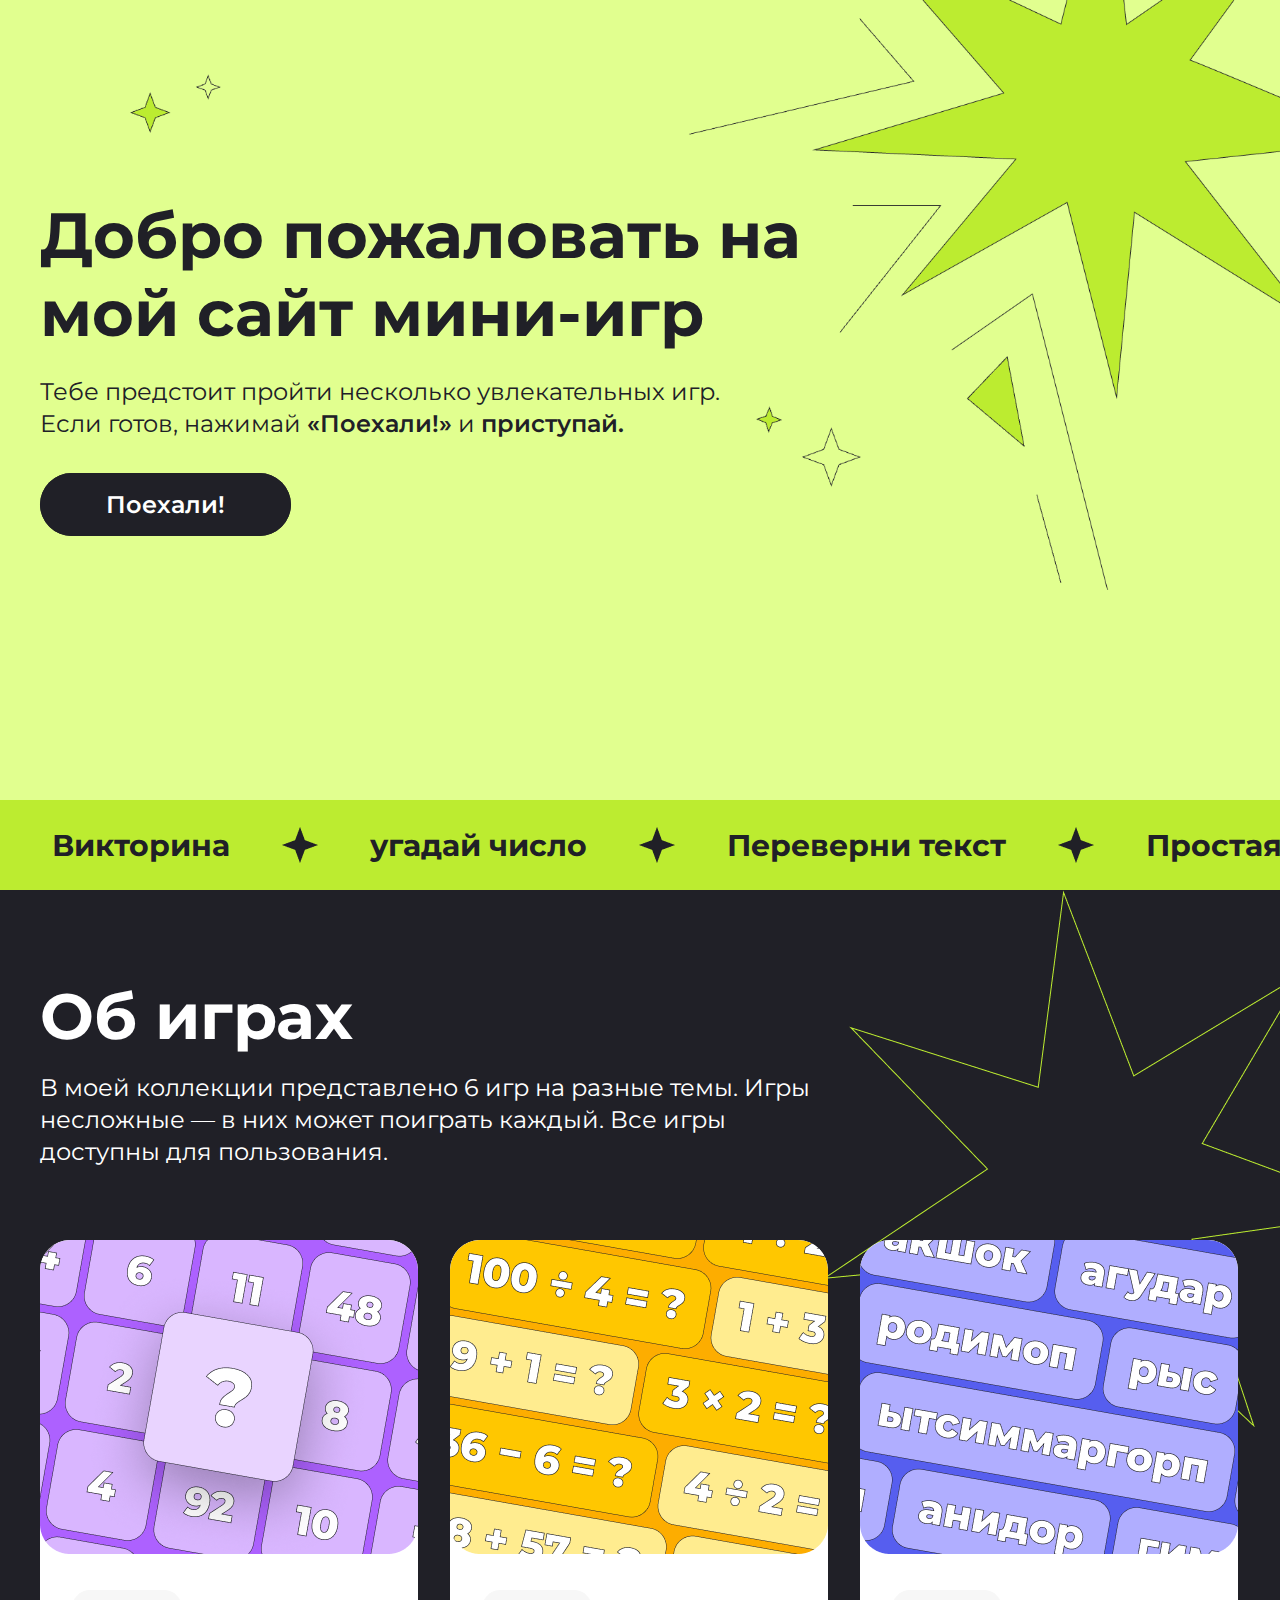
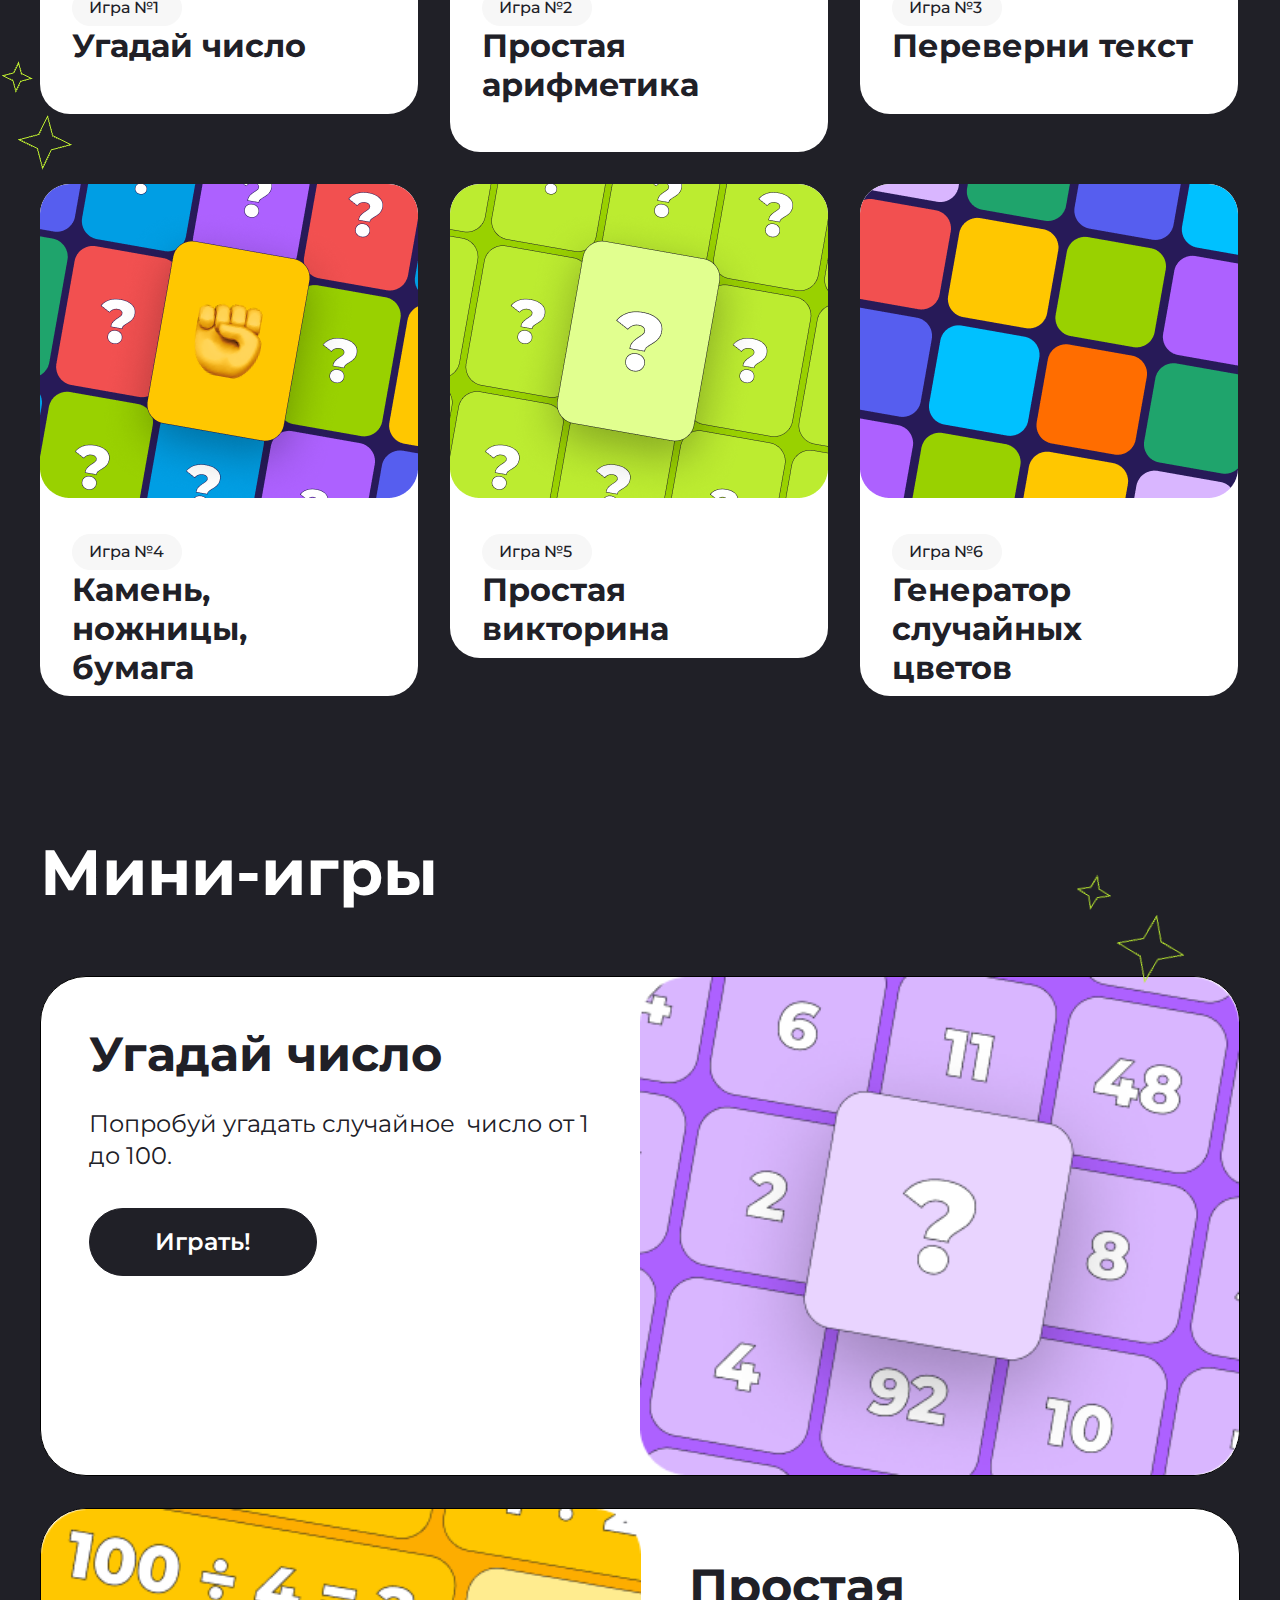
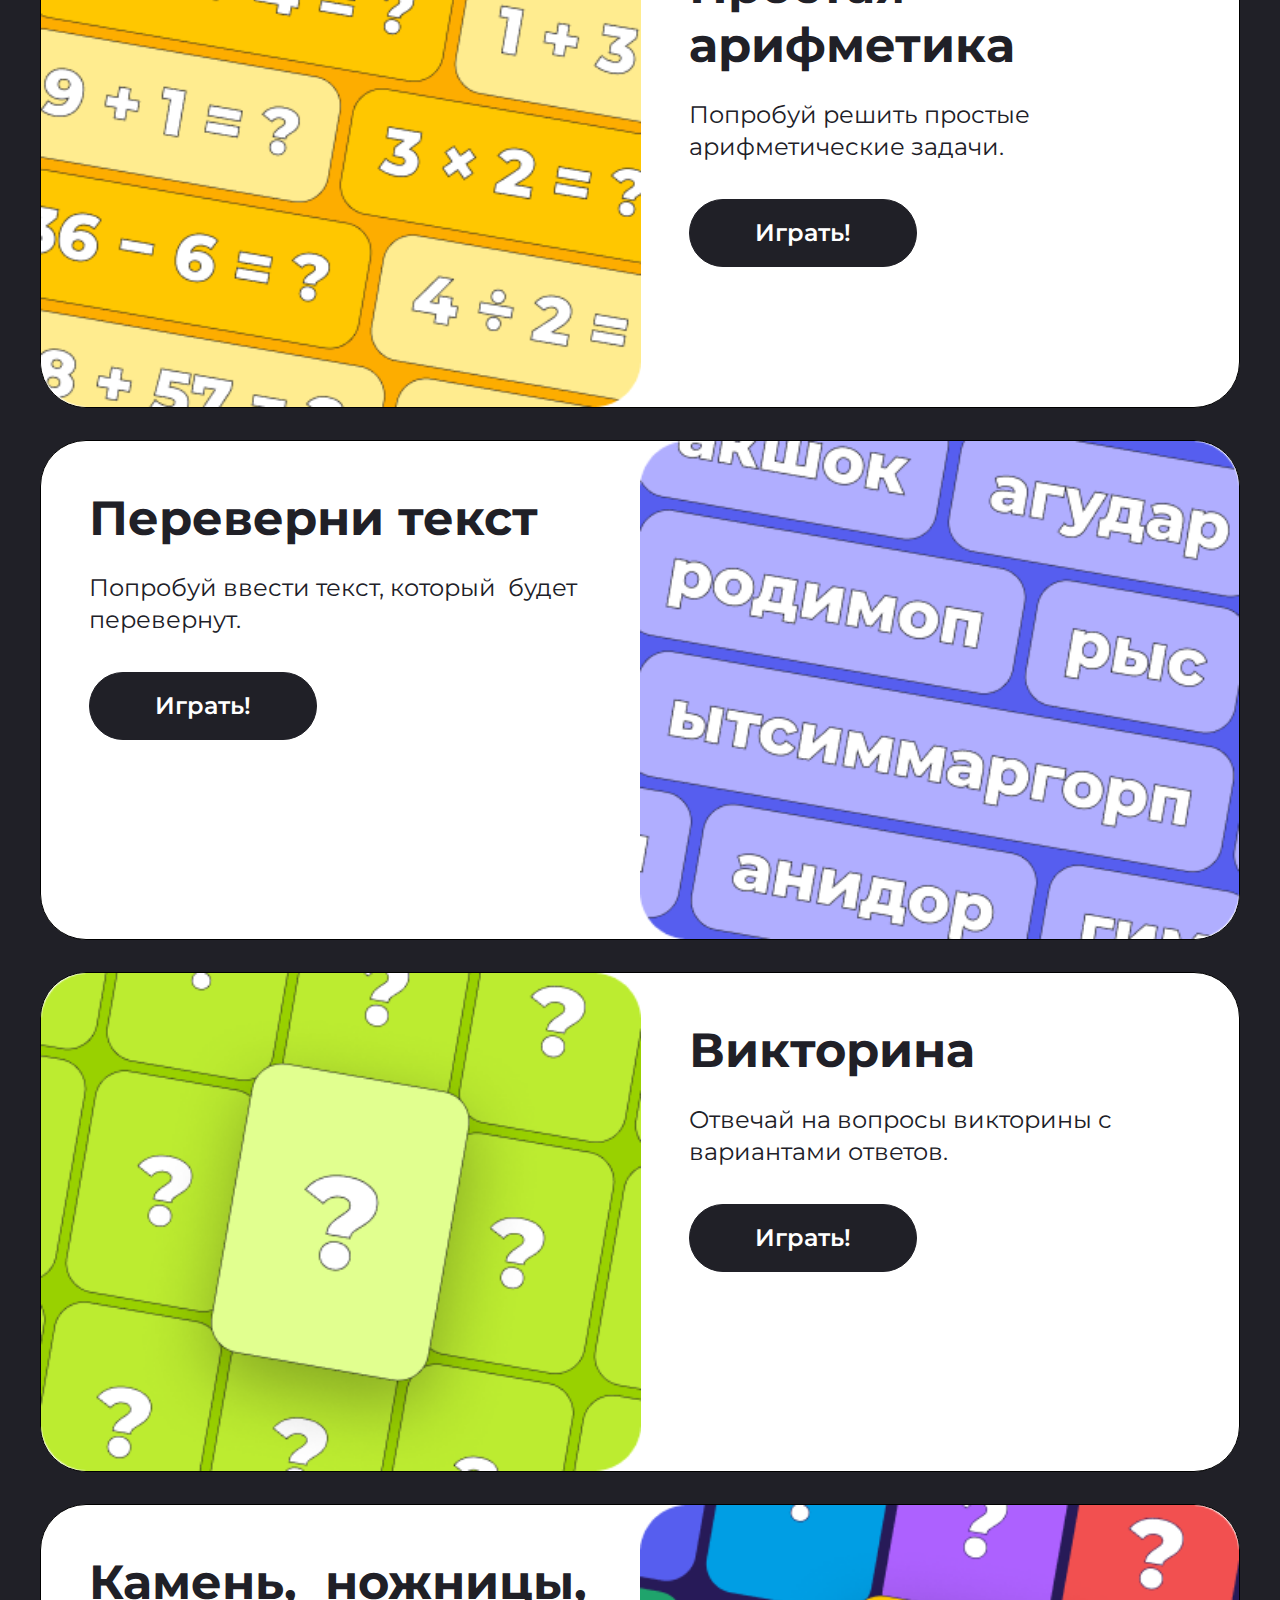
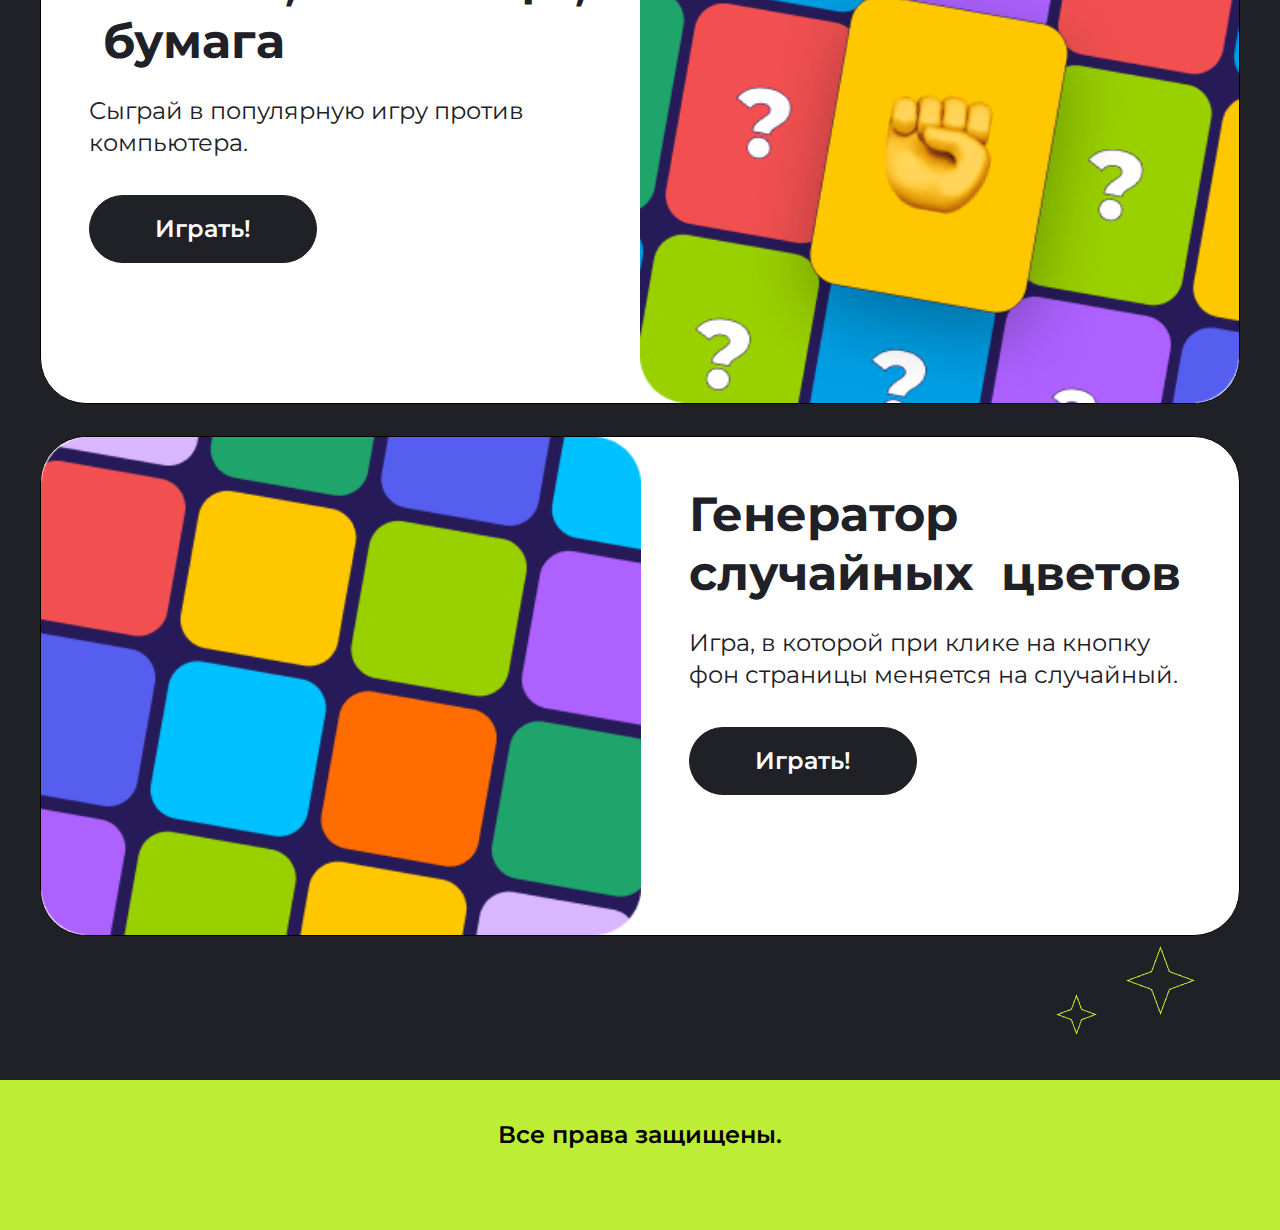
<file: index.html>
<!DOCTYPE html>
<html lang="en">

<head>
    <meta charset="UTF-8">
    <meta name="viewport" content="width=device-width, initial-scale=1.0">
    <title>Document</title>
    <link rel="stylesheet" href="https://fonts.googleapis.com/css2?family=Montserrat:wght@400;500;600&display=swap">
    <link rel="stylesheet" href="minigames.css">
</head>

<body>

    <div class="top center">
        <section class="top__content">
            <h1 class="title">Добро пожаловать на мой сайт мини-игр</h1>
            <p class="top-text">
                Тебе предстоит пройти несколько увлекательных игр.
                <br>
                Если готов, нажимай
                <a href="#gameSection" class="top-text__link">«Поехали!»</a>                 
                и
                <a href="#gameSection" class="top-text__link">приступай.</a>
            </p>
            <a class="top-btn" href="#content">Поехали!</a>
            <a class="mob-top-btn" href="#minigames-content">Поехали!</a>
        </section>
    </div>
    <div class="strip-container">
        <div class="games-strip">
            <div class="game-item">Викторина</div>
            <img class="stripstar" src="img/stripstar.png" alt="stripstar">
            <div class="game-item">угадай число</div>
            <img class="stripstar" src="img/stripstar.png" alt="stripstar">
            <div class="game-item">Переверни текст</div>
            <img class="stripstar" src="img/stripstar.png" alt="stripstar">
            <div class="game-item">Простая арифметика</div>
            <img class="stripstar" src="img/stripstar.png" alt="stripstar">
            <div class="game-item">Камень, ножницы, бумага</div>
            <img class="stripstar" src="img/stripstar.png" alt="stripstar">
            <div class="game-item">Генератор случайных цветов</div>
            <img class="stripstar" src="img/stripstar.png" alt="stripstar">
        </div>
    </div>

    <section id="gameSection" class="content center">
        <div id="content"></div>
        <div class="stars">
            <img class="midllestar" src="img/middlestar.png" alt="midllestar">
            <img class="doublestars" src="img/doublestars.png" alt="doublestars">
        </div>
        <h2 class="heading">Об играх</h2>
        <p class="content-text">В моей коллекции представлено 6 игр на разные темы. Игры несложные — в них может
            поиграть каждый.
            Все игры доступны для пользования.</p>
        <div class="games-container">            
                <a class="game-card regular" href="#game1">
                    <img src="img/guess-number.png" alt="Угадай число" class="game-img">
                    <div class="game-info">
                        <p class="game-number">Игра №1</p>
                        <h3 class="game-title">Угадай число</h3>
                    </div>
                </a>
                <a class="game-card large" href="#game2">
                    <img src="img/simple-arithmetic.png" alt="Простая  арифметика" class="game-img">
                    <div class="game-info">
                        <p class="game-number">Игра №2</p>
                        <h3 class="game-title">Простая  арифметика</h3>
                    </div>
                </a>
                <a class="game-card regular" href="#game3">
                    <img src="img/reverse-text.png" alt="Переверни текст" class="game-img">
                    <div class="game-info">
                        <p class="game-number">Игра №3</p>
                        <h3 class="game-title">Переверни текст</h3>
                    </div>
                </a>
                <a class="game-card large" href="#game4">
                    <img src="img/rock-scissors-paper.png" alt="Камень, ножницы,  бумага" class="game-img">
                    <div class="game-info">
                        <p class="game-number">Игра №4</p>
                        <h3 class="game-title">Камень, ножницы,  бумага</h3>
                    </div>
                </a>                
                <a class="game-card regular" href="#game5">
                    <img src="img/simple-quiz.png" alt="Простая викторина" class="game-img">
                    <div class="game-info">
                        <p class="game-number">Игра №5</p>
                        <h3 class="game-title">Простая викторина</h3>
                    </div>
                </a>                
                <a class="game-card large" href="#game6">
                    <img src="img/random-color-generator.png" alt="Генератор  случайных  цветов" class="game-img">
                    <div class="game-info">
                        <p class="game-number">Игра №6</p>
                        <h3 class="game-title">Генератор  случайных  цветов</h3>
                    </div>
                </a>                
        </div>
    </section>
    <section id="miniGameSection" class="minigames-content center">
        <div id="minigames-content"></div>
        <div>
            <img class="doublestars2" src="img/doublestars2.png" alt="doublestars">
            <img class="doublestars3" src="img/doublestars3.png" alt="doublestars">
        </div>
        <h2 class="heading">Мини-игры</h2>
        <div class="minigames-container">
            <article class="minigame-card">
                <div id="game1"></div>
                <img src="img/guess-number.png" alt="Угадай число" class="minigame-img">
                <div class="minigame-info">
                    <h3 class="minigame-title">Угадай число</h3>
                    <p class="minigame-description">Попробуй угадать случайное  число от 1 до 100.</p>
                    <button class="minigame-btn" onclick='guessNumber();'>Играть!</button>
                </div>                
            </article>
            <article class="minigame-card">
                <div id="game2"></div>
                <img src="img/simple-arithmetic.png" alt="Простая  арифметика" class="minigame-img">
                <div class="minigame-info">
                    <h3 class="minigame-title">Простая  арифметика</h3>
                    <p class="minigame-description">Попробуй решить простые арифметические задачи.</p>
                    <button class="minigame-btn" onclick='simpleArithmetic();'>Играть!</button>
                </div>                              
            </article>
            <article class="minigame-card">
                <div id="game3"></div>
                <img src="img/reverse-text.png" alt="Переверни текст" class="minigame-img">
                <div class="minigame-info">
                    <h3 class="minigame-title">Переверни текст</h3>
                    <p class="minigame-description">Попробуй ввести текст, который  будет перевернут.</p>
                    <button class="minigame-btn" onclick='reverseText();'>Играть!</button>
                </div>                
            </article>
            <article class="minigame-card">
                <div id="game5"></div>
                <img src="img/simple-quiz.png" alt="Викторина" class="minigame-img">
                <div class="minigame-info">
                    <h3 class="minigame-title">Викторина</h3>
                    <p class="minigame-description">Отвечай на вопросы викторины с вариантами ответов.</p>
                    <button class="minigame-btn" onclick='simpleQuiz();'>Играть!</button>
                </div>                
            </article>
            <article class="minigame-card">
                <div id="game4"></div>
                <img src="img/rock-scissors-paper.png" alt="Камень,  ножницы,  бумага" class="minigame-img">
                <div class="minigame-info">
                    <h3 class="minigame-title">Камень,  ножницы,  бумага</h3>
                    <p class="minigame-description">Сыграй в популярную игру против компьютера.</p>
                    <button class="minigame-btn" onclick='rockScissorsPaper();'>Играть!</button>
                </div>                
            </article>
            <article class="minigame-card">
                <div id="game6"></div>
                <img src="img/random-color-generator.png" alt="Генератор  случайных  цветов" class="minigame-img">
                <div class="minigame-info">
                    <h3 class="minigame-title">Генератор  случайных  цветов</h3>
                    <p class="minigame-description">Игра, в которой при клике на кнопку фон страницы меняется на
                        случайный.</p>
                    <button id="changeBackgroundColorBtn" class="minigame-btn">Играть!</button>                    
                </div>                
            </article>
        </div>
    </section>

    <footer class="footer center">
        <p class="footer-text">Все права защищены.</p>
    </footer>

    <script src="guessnumber.js"></script>
    <script src="simplearithmetic.js"></script>
    <script src="reversetext.js"></script>
    <script src="simplequiz.js"></script>
    <script src="rockscissorspaper.js"></script>
    <script>
        document.getElementById('changeBackgroundColorBtn').addEventListener('click', function() {
            
            const gameSectionEl = document.querySelector('#gameSection');
            const miniGameSectionEl = document.querySelector('#miniGameSection');   
            const randomColor = '#' + Math.floor(Math.random()*16777215).toString(16);            
            gameSectionEl.style.backgroundColor = randomColor;
            miniGameSectionEl.style.backgroundColor = randomColor;
            });            
    </script>

</body>

</html>
</file>
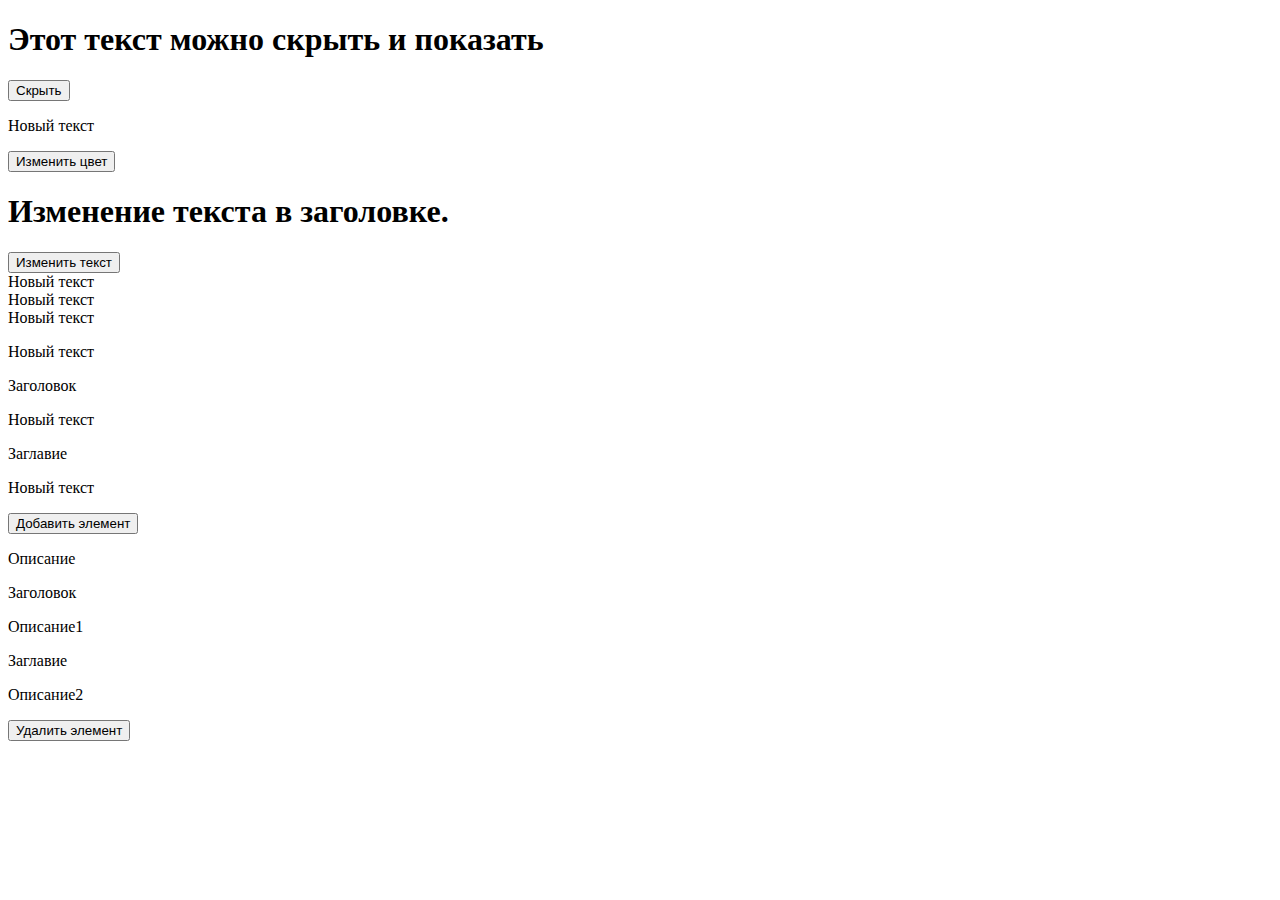
<file: hw-8.html>
<!DOCTYPE html>
<html lang="en">
<head>
    <meta charset="UTF-8">
    <meta name="viewport" content="width=device-width, initial-scale=1.0">
    <title>Document</title>
</head>

<!--Задание 1. Скрытие и показ текста
    Задача: cоздайте кнопку, которая будет скрывать и показывать текст в заголовке <h1>.-->

    <style>
        .hidden {
            display: none;
        }
    </style>
</head>
<body>
    <h1 id="title">Этот текст можно скрыть и показать</h1>
    <button id="toggleButton">Скрыть</button>

    <script>
        const title = document.querySelector('#title');
        const button = document.querySelector('#toggleButton');

        button.addEventListener('click', function() {
            if (title.classList.contains('hidden')) {
                title.classList.remove('hidden');
                button.textContent = 'Скрыть';
            } else {
                title.classList.add('hidden');
                button.textContent = 'Показать';
            }
        });
    </script>
</body>


<!--Задание 2. Изменение стиля элемента
    Задача: создайте кнопку, которая изменяет цвет текста в элементе <p>.-->

<body>
    <p class="description">Изменение цвета в параграфе.</p>
    <button id="changeColor">Изменить цвет</button>

    <script>
        const paragraphElement = document.querySelector('.description');
        const button = document.querySelector('#changeColor');

        button.addEventListener('click', function() {
            paragraphElement.style.color = 'blue';
        });        
    </script>
</body>


<!--Задание 3. Динамическое изменение текста
    Задача: создайте кнопку, которая меняет текст в заголовке <h1>.-->

<body>
    <h1 id="title" >Изменение текста в заголовке.</h1>
    <button id="changeText">Изменить текст</button>

    <script>
        const titleElement = document.querySelector('#title');
        const button = document.querySelector('#changeText');

        button.addEventListener('click', function(){
            titleElement.textContent = 'Привет, мир!';
        });
    </script>
</body>


<!--Задание 4. Поиск и изменение элементов по классу
Задача: найдите все элементы с классом description и измените их текст на «Измененный текст».-->

<body>
    <div class="description">Элемент 1</div>
    <div class="description">Элемент 2</div>
    <div class="description">Элемент 3</div>

    <script>
        const allDescriptions = document.querySelectorAll('.description');
        console.log(allDescriptions);

        allDescriptions.forEach(description => {
            description.textContent = 'Измененный текст.';
        });
    </script>
</body>


<!--Задание 5. Работа с querySelectorAll
    Задача: создайте несколько элементов <p> с разными классами. Используйте querySelectorAll, 
    чтобы найти все элементы с классом description и изменить их текст.-->

<body>
    <p class="description">Описание</p>
    <p class="heading">Заголовок</p>
    <p class="description">Описание1</p>
    <p class="title">Заглавие</p>
    <p class="description">Описание2</p>
    <script>
        const onlyDescriptions = document.querySelectorAll('.description');
        console.log(onlyDescriptions);

        onlyDescriptions.forEach(description => {
            description.textContent = "Новый текст";
        });        
    </script>
</body>


<!--Задание 6. Добавление нового элемента в DOM
Задача: создайте кнопку, которая добавляет новый элемент <p> с текстом в конец документа.-->

<body>
    <button id="addElement">Добавить элемент</button>

    <script>
        document.getElementById('addElement').addEventListener('click', function() {
            
            const newParagraph = document.createElement('p');
            newParagraph.textContent = 'Новый абзац';
            document.body.appendChild(newParagraph);
        });
    </script>
</body>


<!--Задание 7. Удаление элемента
    Задача: создайте кнопку, которая удаляет первый элемент <p> с классом description.-->

<body>
    <p class="description">Описание</p>
    <p class="heading">Заголовок</p>
    <p class="description">Описание1</p>
    <p class="title">Заглавие</p>
    <p class="description">Описание2</p>
    <button id="removeElement">Удалить элемент</button>

    <script>
        const button = document.getElementById('removeElement')

        button.addEventListener('click', function(){
            const firstDescription = document.querySelector('.description');
            if (firstDescription){
                firstDescription.remove();
            }            
        });        
    </script>
</body>

</html>
</file>
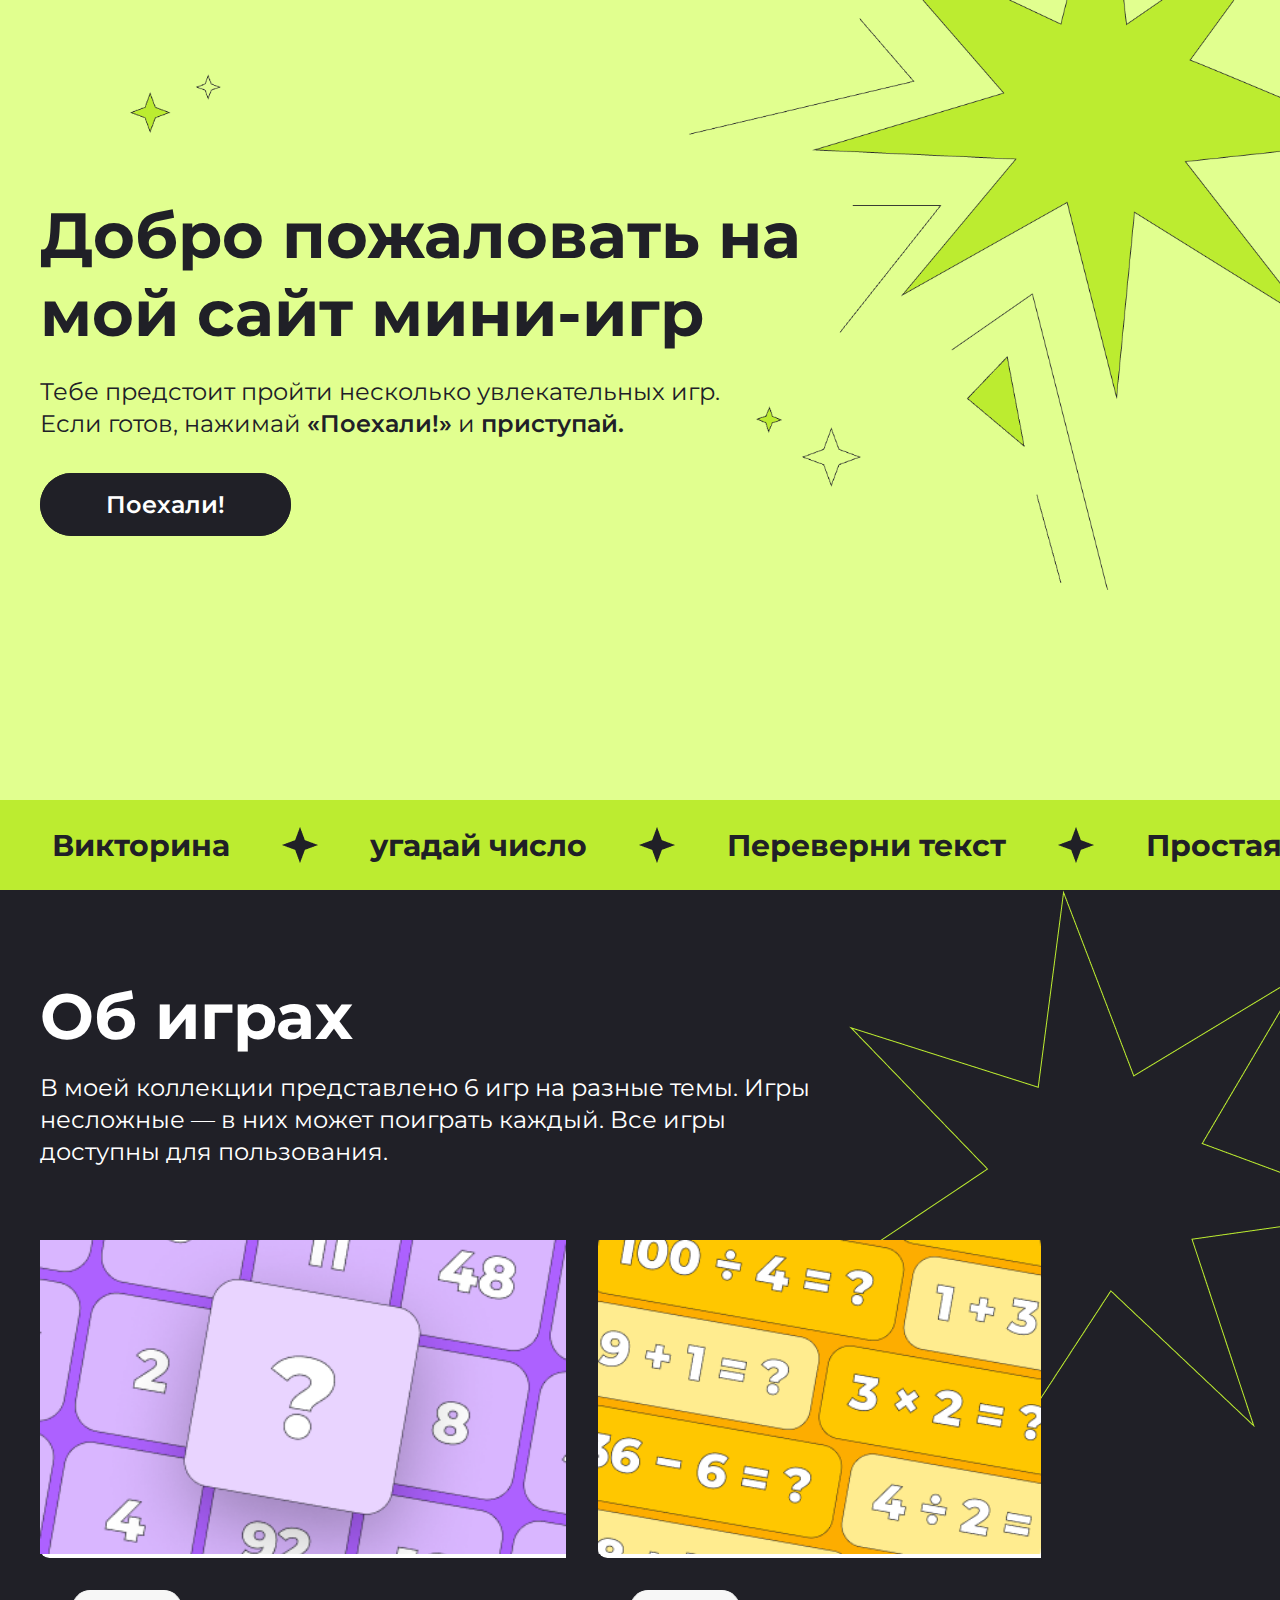
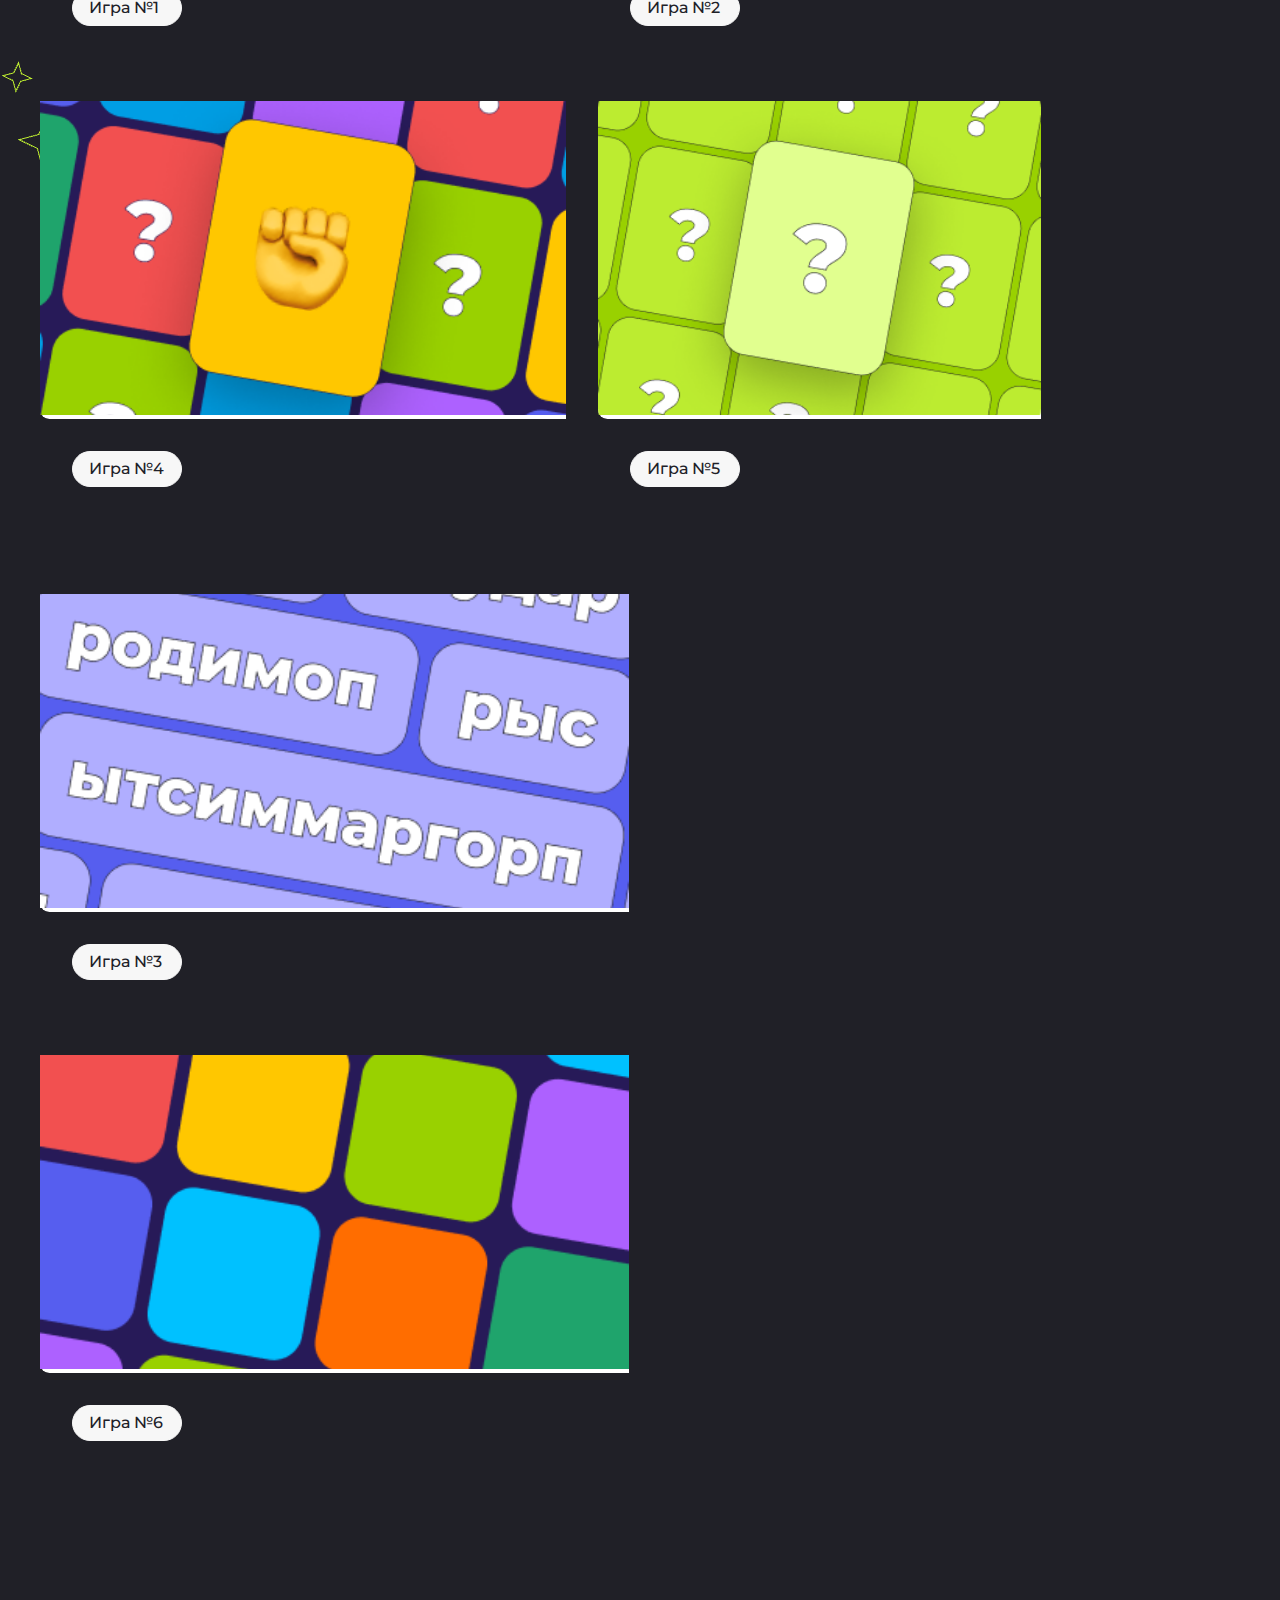
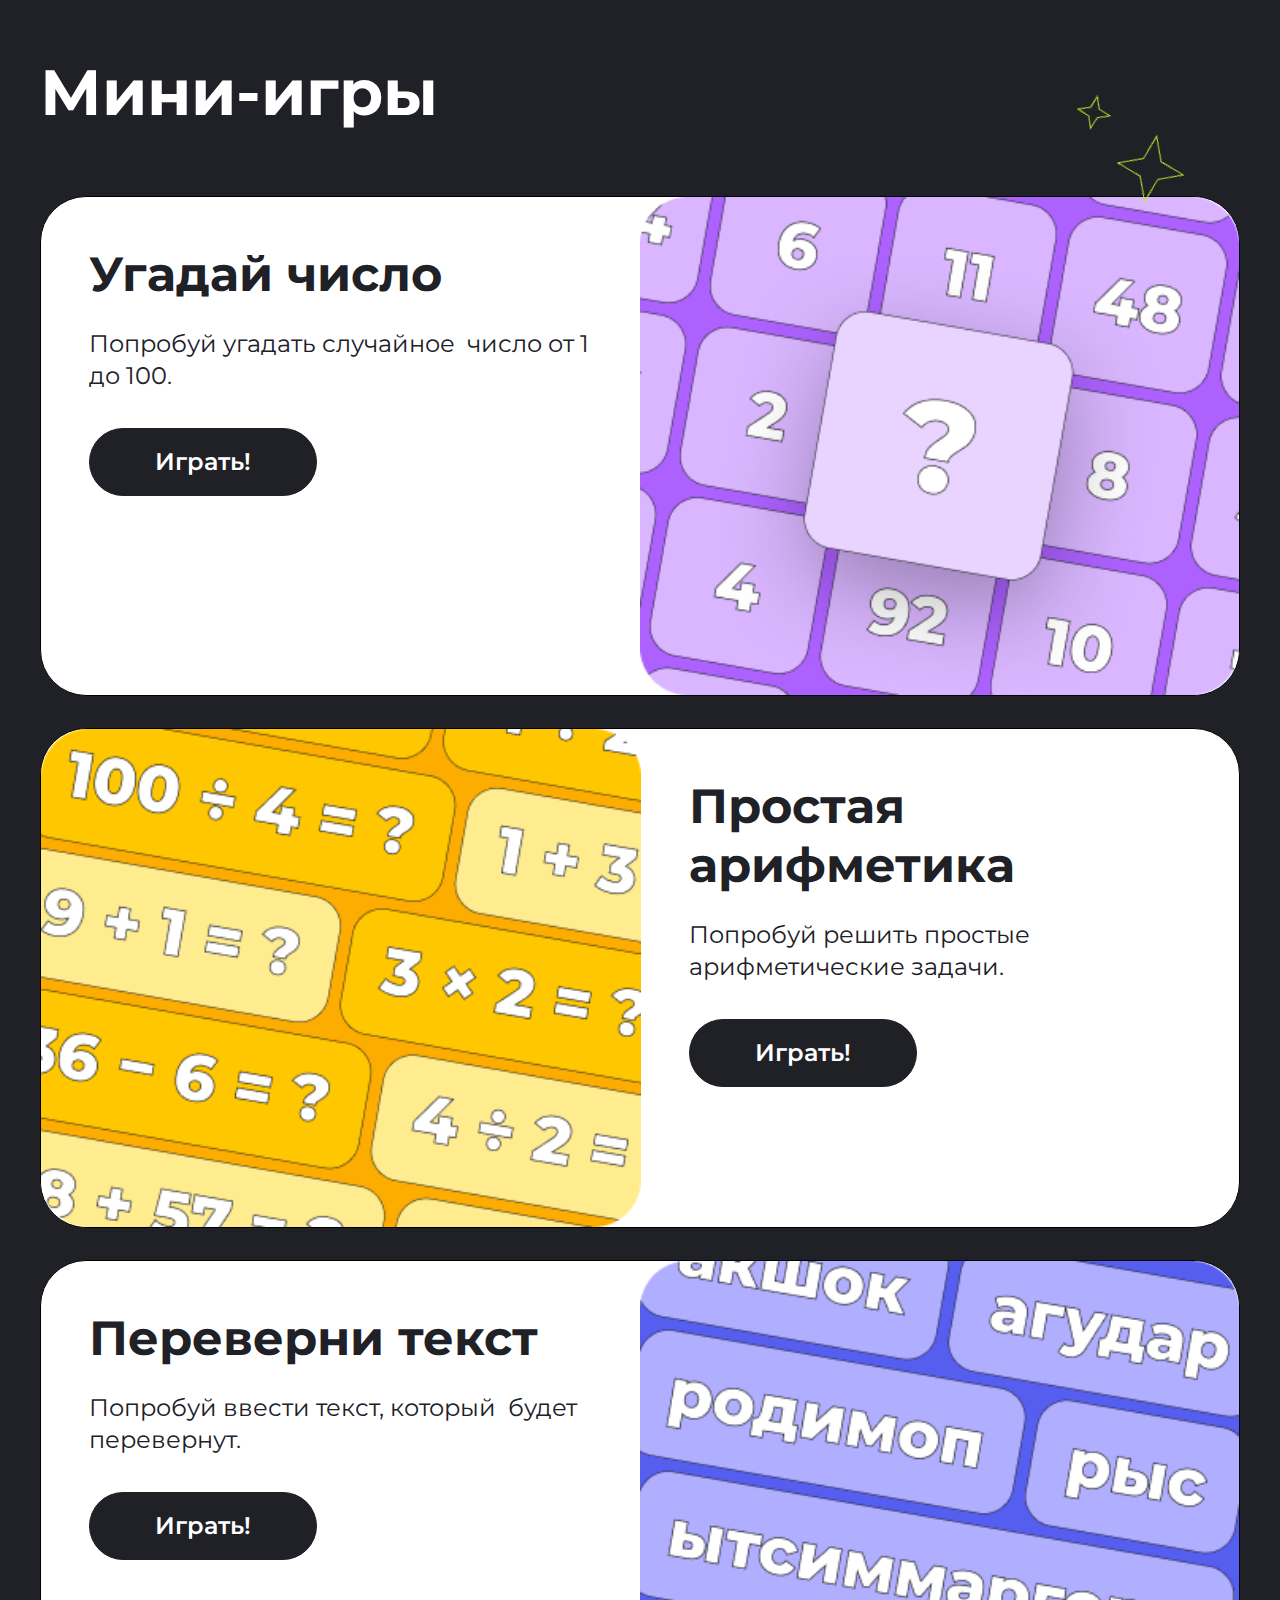
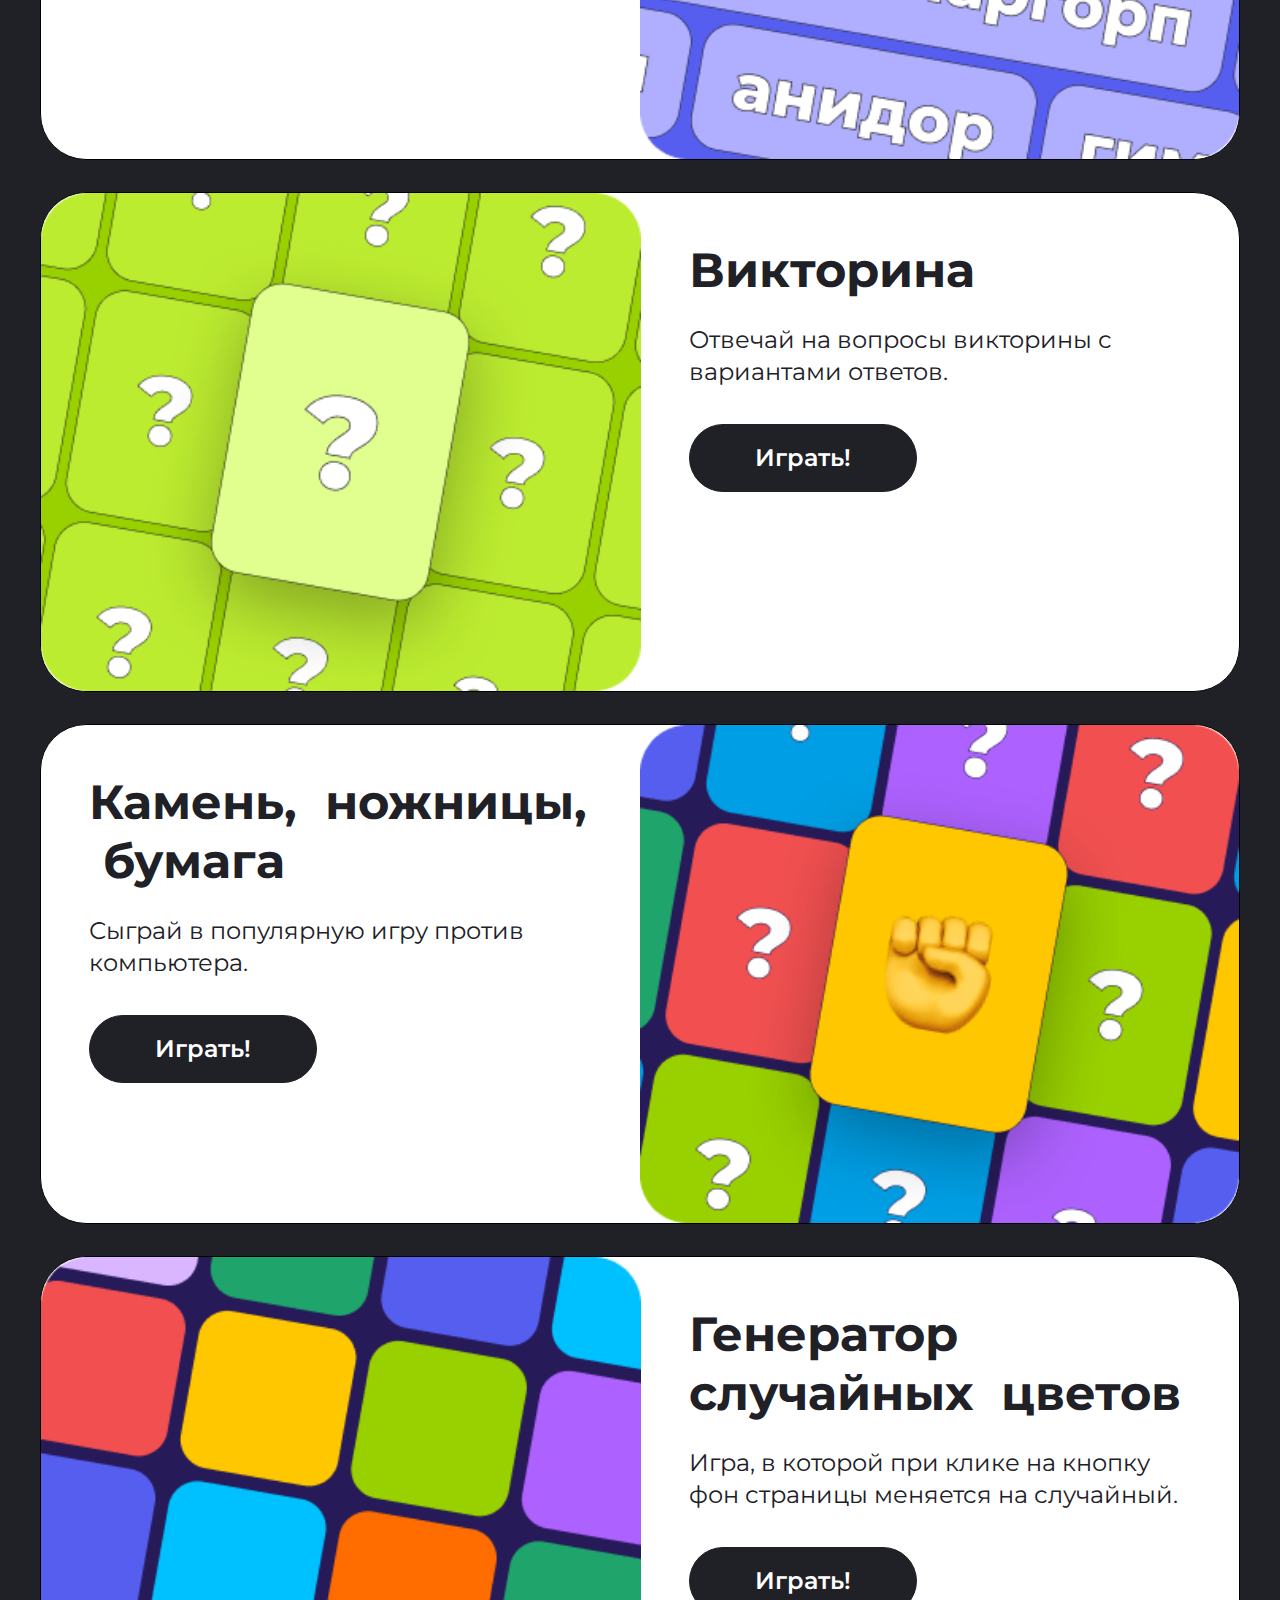
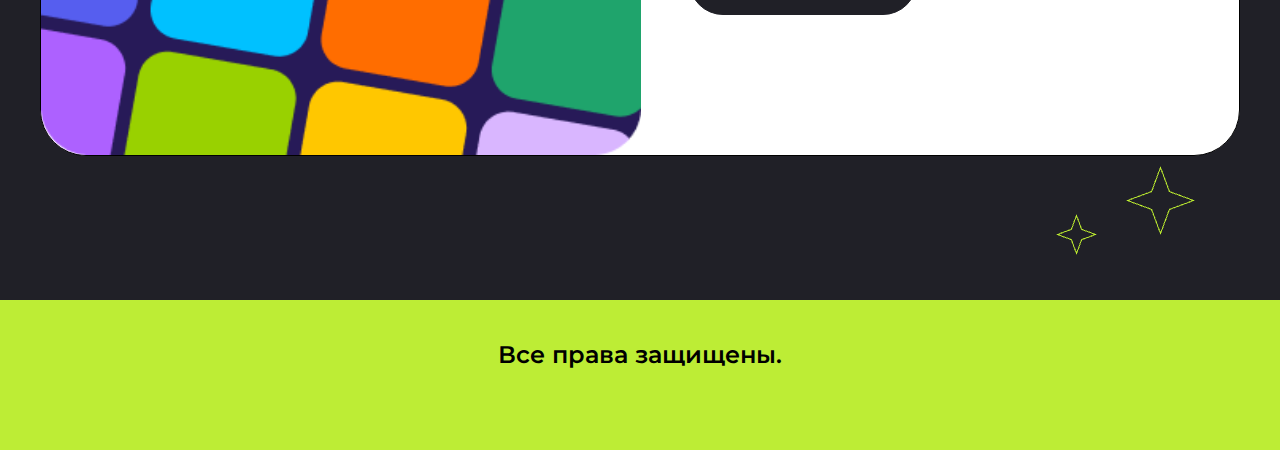
<file: minigames.html>
<!DOCTYPE html>
<html lang="en">

<head>
    <meta charset="UTF-8">
    <meta name="viewport" content="width=device-width, initial-scale=1.0">
    <title>Document</title>
    <link rel="stylesheet" href="https://fonts.googleapis.com/css2?family=Montserrat:wght@400;500;600&display=swap">
    <link rel="stylesheet" href="minigames.css">
</head>

<body>

    <div class="top center">
        <section class="top__content">
            <h1 class="title">Добро пожаловать на мой сайт мини-игр</h1>
            <p class="top-text">
                Тебе предстоит пройти несколько увлекательных игр.
                <br>
                Если готов, нажимай
                <a href="#gameSection" class="top-text__link">«Поехали!»</a> 
                и
                <a href="#gameSection" class="top-text__link">приступай.</a>
            </p>
            <a class="top-btn" href="#content">Поехали!</a>
            <a class="mob-top-btn" href="#minigames-content">Поехали!</a>
        </section>
    </div>
    <div class="strip-container">
        <div class="games-strip">
            <div class="game-item">Викторина</div>
            <img class="stripstar" src="img/stripstar.png" alt="stripstar">
            <div class="game-item">угадай число</div>
            <img class="stripstar" src="img/stripstar.png" alt="stripstar">
            <div class="game-item">Переверни текст</div>
            <img class="stripstar" src="img/stripstar.png" alt="stripstar">
            <div class="game-item">Простая арифметика</div>
            <img class="stripstar" src="img/stripstar.png" alt="stripstar">
            <div class="game-item">Камень, ножницы, бумага</div>
            <img class="stripstar" src="img/stripstar.png" alt="stripstar">
            <div class="game-item">Генератор случайных цветов</div>
            <img class="stripstar" src="img/stripstar.png" alt="stripstar">
        </div>
    </div>

    <section id="gameSection" class="content center">
        <div id="content"></div>
        <div class="stars">
            <img class="midllestar" src="img/middlestar.png" alt="midllestar">
            <img class="doublestars" src="img/doublestars.png" alt="doublestars">
        </div>
        <h2 class="heading">Об играх</h2>
        <p class="content-text">В моей коллекции представлено 6 игр на разные темы. Игры несложные — в них может
            поиграть каждый.
            Все игры доступны для пользования.</p>
        <div class="games-container">
            <div class="games-box">
                <a class="game-card regular" href="#game1">
                    <img src="img/guess-number.png" alt="Угадай число" class="game-img">
                    <div class="game-info">
                        <p class="game-number">Игра №1</p>
                        <h3 class="game-title">Угадай число</h3>
                    </div>
                </a>
                <a class="game-card large" href="#game4">
                    <img src="img/rock-scissors-paper.png" alt="Камень, ножницы,  бумага" class="game-img">
                    <div class="game-info">
                        <p class="game-number">Игра №4</p>
                        <h3 class="game-title">Камень, ножницы,  бумага</h3>
                    </div>
                </a>
            </div>
            <div class="games-box">
                <a class="game-card large" href="#game2">
                    <img src="img/simple-arithmetic.png" alt="Простая  арифметика" class="game-img">
                    <div class="game-info">
                        <p class="game-number">Игра №2</p>
                        <h3 class="game-title">Простая  арифметика</h3>
                    </div>
                </a>
                <a class="game-card regular" href="#game5">
                    <img src="img/simple-quiz.png" alt="Простая викторина" class="game-img">
                    <div class="game-info">
                        <p class="game-number">Игра №5</p>
                        <h3 class="game-title">Простая викторина</h3>
                    </div>
                </a>
            </div>
            <div class="games-box">
                <a class="game-card regular" href="#game3">
                    <img src="img/reverse-text.png" alt="Переверни текст" class="game-img">
                    <div class="game-info">
                        <p class="game-number">Игра №3</p>
                        <h3 class="game-title">Переверни текст</h3>
                    </div>
                </a>
                <a class="game-card large" href="#game6">
                    <img src="img/random-color-generator.png" alt="Генератор  случайных  цветов" class="game-img">
                    <div class="game-info">
                        <p class="game-number">Игра №6</p>
                        <h3 class="game-title">Генератор  случайных  цветов</h3>
                    </div>
                </a>
            </div>       
        </div>
    </section>
    <section id="miniGameSection" class="minigames-content center">
        <div id="minigames-content"></div>
        <div>
            <img class="doublestars2" src="img/doublestars2.png" alt="doublestars">
            <img class="doublestars3" src="img/doublestars3.png" alt="doublestars">
        </div>
        <h2 class="heading">Мини-игры</h2>
        <div class="minigames-container">
            <article class="minigame-card">
                <div id="game1"></div>
                <img src="img/guess-number.png" alt="Угадай число" class="minigame-img">
                <div class="minigame-info">
                    <h3 class="minigame-title">Угадай число</h3>
                    <p class="minigame-description">Попробуй угадать случайное  число от 1 до 100.</p>
                    <button class="minigame-btn" onclick='guessNumber();'>Играть!</button>
                </div>                
            </article>
            <article class="minigame-card">
                <div id="game2"></div>
                <img src="img/simple-arithmetic.png" alt="Простая  арифметика" class="minigame-img">
                <div class="minigame-info">
                    <h3 class="minigame-title">Простая  арифметика</h3>
                    <p class="minigame-description">Попробуй решить простые арифметические задачи.</p>
                    <button class="minigame-btn" onclick='simpleArithmetic();'>Играть!</button>
                </div>                              
            </article>
            <article class="minigame-card">
                <div id="game3"></div>
                <img src="img/reverse-text.png" alt="Переверни текст" class="minigame-img">
                <div class="minigame-info">
                    <h3 class="minigame-title">Переверни текст</h3>
                    <p class="minigame-description">Попробуй ввести текст, который  будет перевернут.</p>
                    <button class="minigame-btn" onclick='reverseText();'>Играть!</button>
                </div>                
            </article>
            <article class="minigame-card">
                <div id="game5"></div>
                <img src="img/simple-quiz.png" alt="Викторина" class="minigame-img">
                <div class="minigame-info">
                    <h3 class="minigame-title">Викторина</h3>
                    <p class="minigame-description">Отвечай на вопросы викторины с вариантами ответов.</p>
                    <button class="minigame-btn" onclick='simpleQuiz();'>Играть!</button>
                </div>                
            </article>
            <article class="minigame-card">
                <div id="game4"></div>
                <img src="img/rock-scissors-paper.png" alt="Камень,  ножницы,  бумага" class="minigame-img">
                <div class="minigame-info">
                    <h3 class="minigame-title">Камень,  ножницы,  бумага</h3>
                    <p class="minigame-description">Сыграй в популярную игру против компьютера.</p>
                    <button class="minigame-btn" onclick='rockScissorsPaper();'>Играть!</button>
                </div>                
            </article>
            <article class="minigame-card">
                <div id="game6"></div>
                <img src="img/random-color-generator.png" alt="Генератор  случайных  цветов" class="minigame-img">
                <div class="minigame-info">
                    <h3 class="minigame-title">Генератор  случайных  цветов</h3>
                    <p class="minigame-description">Игра, в которой при клике на кнопку фон страницы меняется на
                        случайный.</p>
                    <button id="changeBackgroundColorBtn" class="minigame-btn">Играть!</button>                    
                </div>                
            </article>
        </div>
    </section>

    <footer class="footer center">
        <p class="footer-text">Все права защищены.</p>
    </footer>

    <script src="guessnumber.js"></script>
    <script src="simplearithmetic.js"></script>
    <script src="reversetext.js"></script>
    <script src="simplequiz.js"></script>
    <script src="rockscissorspaper.js"></script>
    <script>
        document.getElementById('changeBackgroundColorBtn').addEventListener('click', function() {
            
            const gameSectionEl = document.querySelector('#gameSection');
            const miniGameSectionEl = document.querySelector('#miniGameSection');   
            const randomColor = '#' + Math.floor(Math.random()*16777215).toString(16);            
            gameSectionEl.style.backgroundColor = randomColor;
            miniGameSectionEl.style.backgroundColor = randomColor;
            });            
    </script>

</body>

</html>
</file>
<file: minigames.css>
* {
  margin: 0;
  padding: 0;
  box-sizing: border-box;
}

body {
  font-family: Montserrat, sans-serif;
  overflow-x: hidden;
}

.center {
  padding-left: calc(50% - 600px);
  padding-right: calc(50% - 600px);
}

a {
  text-decoration: none;
}

.top {
  height: 800px;
  background-color: #E1FF8F;
  background-image: url(img/stars.png);
  background-repeat: no-repeat;
  background-size: cover;
  background-position: 130px -210px;
}

.top__content {
  padding-top: 196px;
}

.title {
  font-size: 64px;
  font-weight: 700;
  line-height: 78px;
  color: #202027;
  max-width: 769px;
  margin-bottom: 24px;
}

.top-text {
  font-size: 24px;
  font-weight: 400;
  line-height: 32px;
  color: #202027;
  max-width: 720px;
  margin-bottom: 48px;
}

.top-text__link {
  font-size: 24px;
  font-weight: 600;
  line-height: 32px;
  color: #202027;
}

.top-btn {
  border: 1px solid #202027;
  box-sizing: border-box;
  border-radius: 60px;
  background-color: #202027;
  width: 247px;
  height: 66px;
  font-size: 24px;
  font-weight: 600;
  line-height: 34px;
  color: #FFFFFF;
  font-family: inherit;
  padding: 16px 65px;
  margin-bottom: 156px;
}
.top-btn:hover {
  background-color: #FFFFFF;
  color: #202027;
}

.mob-top-btn {
  display: none;
}

.strip-container {
  height: 90px;
  overflow: hidden;
  position: relative;
  background-color: #BCEC30;
  padding: 27px 0;
}

.games-strip {
  display: flex;
  animation: scroll 30s linear infinite;
  white-space: nowrap;
}

.game-item {
  display: inline-flex;
  align-items: center;
  justify-content: center;
  color: #202027;
  font-weight: 700;
  font-size: 30px;
  line-height: 33px;
  margin-left: 52px;
  margin-right: 52px;
  transition: transform 0.3s, background 0.3s;
}

.game-item:hover {
  transform: scale(1.05);
  background: rgba(255, 255, 255, 0.2);
  cursor: pointer;
}

@keyframes scroll {
  0% {
    transform: translateX(0);
  }
  100% {
    transform: translateX(-50%);
  }
}
.games-strip:hover {
  animation-play-state: paused;
}

.content {
  background-color: #202027;
  position: relative;
}

.midllestar {
  position: absolute;
  right: 0;
}

.doublestars {
  position: absolute;
  left: 0;
  top: 770px;
}

.heading {
  font-size: 64px;
  font-weight: 700;
  line-height: 100%;
  color: #FFFFFF;
  padding-top: 94px;
}

.content-text {
  font-size: 24px;
  font-weight: 400;
  line-height: 32px;
  color: #FFFFFF;
  padding-top: 24px;
  width: 788px;
}

.games-container {
  display: flex;
  flex-wrap: wrap;
  position: inherit;
  gap: 32px;
  margin-top: 72px;
  padding-bottom: 50px;
  z-index: 1;
}

.game-card {
  background-color: #FFFFFF;
  border-radius: 30px;
  width: 378px;
  overflow: hidden;
  transition: tranform 0.3s;
}

.game-card:hover {
  transform: scale(1.1);
}

.game-card.regular {
  height: 474px;
}

.game-card.large {
  height: 512px;
}

.game-img {
  width: 100%;
  height: 314px;
  -o-object-fit: cover;
     object-fit: cover;
}

.game-info {
  padding-top: 32px;
  padding-left: 32px;
  padding-right: 32px;
  padding-bottom: 36px;
  gap: 16px;
}

.game-title {
  font-size: 32px;
  font-weight: 700;
  line-height: 39px;
  color: #202027;
}

.game-number {
  border: 1px solid #F7F7F7;
  box-sizing: border-box;
  background-color: #F7F7F7;
  border-radius: 52px;
  width: 110px;
  height: 36px;
  font-size: 16px;
  font-weight: 500;
  line-height: 18px;
  color: #202027;
  padding-left: 16px;
  padding-right: 16px;
  padding-top: 8px;
  padding-bottom: 10px;
  font-family: inherit;
}

.minigames-content {
  background-color: #202027;
  position: relative;
}

.doublestars2 {
  position: absolute;
  right: 90px;
  top: 130px;
  rotate: 5deg;
}

.doublestars3 {
  position: absolute;
  bottom: 45px;
  right: 85px;
}

.minigames-container {
  display: flex;
  flex-direction: column;
  gap: 32px;
  max-width: 1200px;
  padding-top: 72px;
  padding-bottom: 144px;
}

.minigame-card {
  display: flex;
  justify-content: space-between;
  width: 100%;
  height: 500px;
  border: 1px solid #000000;
  box-sizing: border-box;
  border-radius: 46px;
  background-color: #FFFFFF;
  overflow: hidden;
}

.minigame-card:nth-child(odd) .minigame-img {
  order: 1;
}

.minigame-card:nth-child(even) .minigame-info {
  order: 1;
}

.minigame-img {
  flex: 1;
  max-width: 100%;
  -o-object-fit: cover;
     object-fit: cover;
  background-position: center;
}

.minigame-info {
  flex: 1;
  max-width: 100%;
  padding: 48px;
}

.minigame-title {
  font-size: 48px;
  font-weight: 700;
  line-height: 59px;
  color: #202027;
  margin-bottom: 24px;
}

.minigame-description {
  font-size: 24px;
  font-weight: 400;
  line-height: 32px;
  color: #202027;
  margin-bottom: 36px;
}

.minigame-btn {
  border: 1px solid #202027;
  box-sizing: border-box;
  border-radius: 60px;
  background-color: #202027;
  font-size: 24px;
  font-weight: 600;
  line-height: 34px;
  color: #FFFFFF;
  font-family: inherit;
  padding: 16px 65px;
}

.minigame-btn:hover {
  background-color: #FFFFFF;
  color: #202027;
}

.footer {
  background-color: #BDED35;
  height: 150px;
}

.footer-text {
  font-size: 24px;
  font-weight: 600;
  line-height: 29px;
  color: #000000;
  padding: 40px;
  text-align: center;
}

@media (max-width: 767px) {
  .body {
    overflow-x: hidden;
  }
  .center {
    padding-left: 16px;
    padding-right: 16px;
  }
  .top {
    height: 700px;
    background-image: url(img/mob-stars.png);
    background-repeat: no-repeat;
    background-size: cover;
    background-position: 50px -110px;
  }
  .top__content {
    padding-top: 148px;
  }
  .title {
    font-size: 40px;
    font-weight: 700;
    line-height: 100%;
    color: #202027;
    text-align: center;
    padding-left: 40px;
    padding-right: 40px;
    margin-bottom: 24px;
  }
  .top-text {
    font-size: 16px;
    font-weight: 400;
    line-height: 100%;
    color: #202027;
    text-align: center;
    padding-left: 22px;
    padding-right: 22px;
    margin-bottom: 36px;
  }
  .top-text__link {
    font-size: 16px;
    font-weight: 600;
    line-height: 100%;
    color: #202027;
  }
  .top-btn {
    display: none;
  }
  .mob-top-btn {
    display: block;
    border: 1px solid #202027;
    box-sizing: border-box;
    border-radius: 60px;
    background-color: #202027;
    width: 285px;
    height: 55px;
    margin-left: 29px;
    margin-right: 29px;
    font-size: 16px;
    font-weight: 600;
    line-height: 142%;
    color: #FFFFFF;
    font-family: inherit;
    padding: 16px 103px;
  }
  .strip-container {
    height: 52px;
    overflow-x: hidden;
    padding: 10px 0;
  }
  .game-item {
    display: inline-flex;
    align-items: center;
    justify-content: center;
    color: #202027;
    font-weight: 700;
    font-size: 16px;
    line-height: 18px;
    margin-left: 26px;
    margin-right: 26px;
    transition: transform 0.3s, background 0.3s;
  }
  .content {
    display: none;
  }
  .doublestars2 {
    display: none;
  }
  .doublestars3 {
    display: none;
  }
  .heading {
    font-size: 40px;
    font-weight: 700;
    line-height: 49px;
    color: #FFFFFF;
    padding-top: 48px;
    padding-left: 16px;
    padding-right: 16px;
    padding-bottom: 24px;
  }
  .minigames-container {
    display: flex;
    flex-direction: column;
    align-content: flex-start;
    gap: 24px;
    padding: 48px 0;
  }
  .minigame-card {
    display: flex;
    flex-direction: column;
    border: 1px solid #000000;
    box-sizing: border-box;
    border-radius: 46px;
    background-color: #FFFFFF;
    overflow: hidden;
    max-height: 626px;
  }
  .minigame-card:nth-child(1), .minigame-card:nth-child(4) {
    height: 550px;
  }
  .minigame-card:nth-child(2), .minigame-card:nth-child(3) {
    height: 580px;
  }
  .minigame-card:nth-child(5) {
    height: 610px;
  }
  .minigame-img {
    order: 1;
    max-width: 100%;
    height: 284px;
    -o-object-fit: cover;
       object-fit: cover;
    background-position: center;
    margin-bottom: 29px;
  }
  .minigame-info {
    order: 2;
    padding: 29px;
  }
  .minigame-title {
    font-size: 32px;
    font-weight: 700;
    line-height: 100%;
    color: #202027;
    margin-bottom: 16px;
  }
  .minigame-description {
    font-size: 16px;
    font-weight: 400;
    line-height: 100%;
    color: #202027;
    margin-bottom: 32px;
  }
  .minigame-btn {
    border: 1px solid #202027;
    box-sizing: border-box;
    border-radius: 60px;
    background-color: #202027;
    width: 100%;
    font-size: 16px;
    font-weight: 600;
    line-height: 142%;
    color: #FFFFFF;
    font-family: inherit;
    padding: 16px 20px;
  }
  .footer {
    height: 100px;
  }
  .footer-text {
    font-size: 16px;
    font-weight: 600;
    line-height: 100%;
    color: #000000;
    padding: 40px;
    text-align: center;
  }
}
@media (hover: none) {
  .minigame-btn:hover {
    background-color: none;
    color: inherit;
  }
}
@media (max-width: 1024px) {
  .center {
    padding-left: calc(50% - 393px);
    padding-right: calc(50% - 393px);
  }
  body {
    overflow-x: hidden;
  }
  .games-container {
    display: flex;
    flex-wrap: wrap;
    position: inherit;
    gap: 32px;
    padding-left: 16px;
    padding-right: 16px;
    z-index: 1;
  }
  .game-card {
    background-color: #FFFFFF;
    border-radius: 30px;
    width: 345px;
    overflow: hidden;
    transition: tranform 0.3s;
  }
  .game-card {
    background-color: #FFFFFF;
    border-radius: 30px;
    width: 345px;
    overflow: hidden;
    transition: tranform 0.3s;
  }
  .game-card:hover {
    transform: scale(1.1);
  }
  .game-card.regular {
    height: 460px;
  }
  .game-card.large {
    height: 460px;
  }
  .game-img {
    width: 100%;
    height: 60%;
    -o-object-fit: cover;
       object-fit: cover;
  }
  .game-info {
    padding-top: 28px;
    padding-left: 28px;
    padding-right: 28px;
    padding-bottom: 32px;
    gap: 24px;
  }
  .game-title {
    font-size: 28px;
    font-weight: 700;
    line-height: 100%;
    color: #202027;
  }
  .game-number {
    border: 1px solid #F7F7F7;
    box-sizing: border-box;
    background-color: #F7F7F7;
    border-radius: 52px;
    width: 100px;
    height: 32px;
    font-size: 14px;
    font-weight: 500;
    line-height: 100%;
    color: #202027;
    padding-left: 16px;
    padding-right: 16px;
    padding-top: 8px;
    padding-bottom: 10px;
    font-family: inherit;
  }
  .minigames-container {
    display: flex;
    flex-direction: column;
    gap: 32px;
    max-width: 832px;
    padding-top: 62px;
    padding-bottom: 100px;
    padding-left: 16px;
    padding-right: 16px;
  }
  .minigame-card {
    display: flex;
    width: auto;
    height: auto;
    border: 1px solid #000000;
    box-sizing: border-box;
    border-radius: 46px;
    background-color: #FFFFFF;
    overflow: hidden;
    position: relative;
  }
  .minigame-img {
    flex: 1;
    max-width: 100%;
    -o-object-fit: cover;
       object-fit: cover;
    background-position: center;
  }
  .minigame-info {
    flex: 1;
    max-width: 100%;
    padding-top: 30px;
    padding-left: 30px;
    padding-right: 30px;
    padding-bottom: 150px;
  }
  .minigame-title {
    font-size: 32px;
    font-weight: 700;
    line-height: 100%;
    color: #202027;
    margin-bottom: 20px;
  }
  .minigame-description {
    font-size: 16px;
    font-weight: 400;
    line-height: 100%;
    color: #202027;
    margin-bottom: 30px;
  }
  .footer {
    height: 100px;
  }
  .footer-text {
    font-size: 20px;
    font-weight: 600;
    line-height: 100%;
    color: #000000;
    padding: 40px;
    text-align: center;
  }
}
@media (min-width: 768px) and (max-width: 833px) {
  .top {
    height: 750px;
    background-color: #E1FF8F;
    background-image: url(img/stars.png);
    background-repeat: no-repeat;
    background-size: cover;
    background-position: 10px -170px;
  }
  .top__content {
    padding-top: 170px;
  }
  .title {
    font-size: 50px;
    font-weight: 700;
    line-height: 100%;
    color: #202027;
    text-align: center;
    padding-left: 40px;
    padding-right: 40px;
    margin-bottom: 24px;
  }
  .top-text {
    font-size: 20px;
    font-weight: 400;
    line-height: 100%;
    color: #202027;
    text-align: center;
    padding-left: 30px;
    padding-right: 30px;
    margin-bottom: 36px;
  }
  .top-btn {
    border: 1px solid #202027;
    box-sizing: border-box;
    border-radius: 60px;
    background-color: #202027;
    width: 250px;
    height: 60px;
    margin-left: 50px;
    margin-right: 50px;
    font-size: 20px;
    font-weight: 600;
    line-height: 30px;
    color: #FFFFFF;
    font-family: inherit;
    padding: 16px 65px;
    margin-bottom: 156px;
  }
  .top-btn:hover {
    background-color: #FFFFFF;
    color: #202027;
  }
  .midllestar {
    display: none;
  }
  .doublestars {
    display: none;
  }
  .doublestars2 {
    display: none;
  }
  .doublestars3 {
    display: none;
  }
  .heading {
    font-size: 50px;
    font-weight: 700;
    line-height: 100%;
    color: #FFFFFF;
    padding-top: 48px;
    padding-left: 16px;
    padding-right: 16px;
    padding-bottom: 24px;
  }
  .content-text {
    font-size: 20px;
    font-weight: 400;
    line-height: 100%;
    color: #FFFFFF;
    padding-left: 16px;
    padding-right: 16px;
    width: 700px;
  }
  .games-container {
    display: flex;
    flex-wrap: wrap;
    position: inherit;
    gap: 32px;
    padding-left: 16px;
    padding-right: 16px;
  }
  .games-box {
    display: flex;
    flex-direction: row;
  }
  .game-card {
    background-color: #FFFFFF;
    border-radius: 30px;
    width: 345px;
    overflow: hidden;
    transition: tranform 0.3s;
  }
  .game-card:hover {
    transform: scale(1.1);
  }
  .game-card.regular {
    height: 460px;
  }
  .game-card.large {
    height: 460px;
  }
  .game-img {
    width: 100%;
    height: 60%;
    -o-object-fit: cover;
       object-fit: cover;
  }
  .game-info {
    padding-top: 28px;
    padding-left: 28px;
    padding-right: 28px;
    padding-bottom: 32px;
    gap: 24px;
  }
  .game-title {
    font-size: 28px;
    font-weight: 700;
    line-height: 100%;
    color: #202027;
  }
  .game-number {
    border: 1px solid #F7F7F7;
    box-sizing: border-box;
    background-color: #F7F7F7;
    border-radius: 52px;
    width: 100px;
    height: 32px;
    font-size: 14px;
    font-weight: 500;
    line-height: 100%;
    color: #202027;
    padding-left: 16px;
    padding-right: 16px;
    padding-top: 8px;
    padding-bottom: 10px;
    font-family: inherit;
  }
  .doublestars2 {
    display: none;
  }
  .doublestars3 {
    display: none;
  }
  .minigames-container {
    display: flex;
    flex-direction: column;
    gap: 32px;
    max-width: 832px;
  }
  .minigame-card {
    display: flex;
    width: auto;
    height: auto;
    border: 1px solid #000000;
    box-sizing: border-box;
    border-radius: 46px;
    background-color: #FFFFFF;
    overflow: hidden;
  }
  .minigame-img {
    flex: 1;
    max-width: 100%;
    -o-object-fit: cover;
       object-fit: cover;
    background-position: center;
  }
  .minigame-info {
    flex: 1;
    max-width: 100%;
    padding: 30px;
  }
  .minigame-title {
    font-size: 32px;
    font-weight: 700;
    line-height: 100%;
    color: #202027;
    margin-bottom: 20px;
  }
  .minigame-description {
    font-size: 16px;
    font-weight: 400;
    line-height: 100%;
    color: #202027;
    margin-bottom: 30px;
  }
  .footer {
    height: 100px;
  }
  .footer-text {
    font-size: 20px;
    font-weight: 600;
    line-height: 100%;
    color: #000000;
    padding: 40px;
    text-align: center;
  }
}/*# sourceMappingURL=minigames.css.map */
</file>
